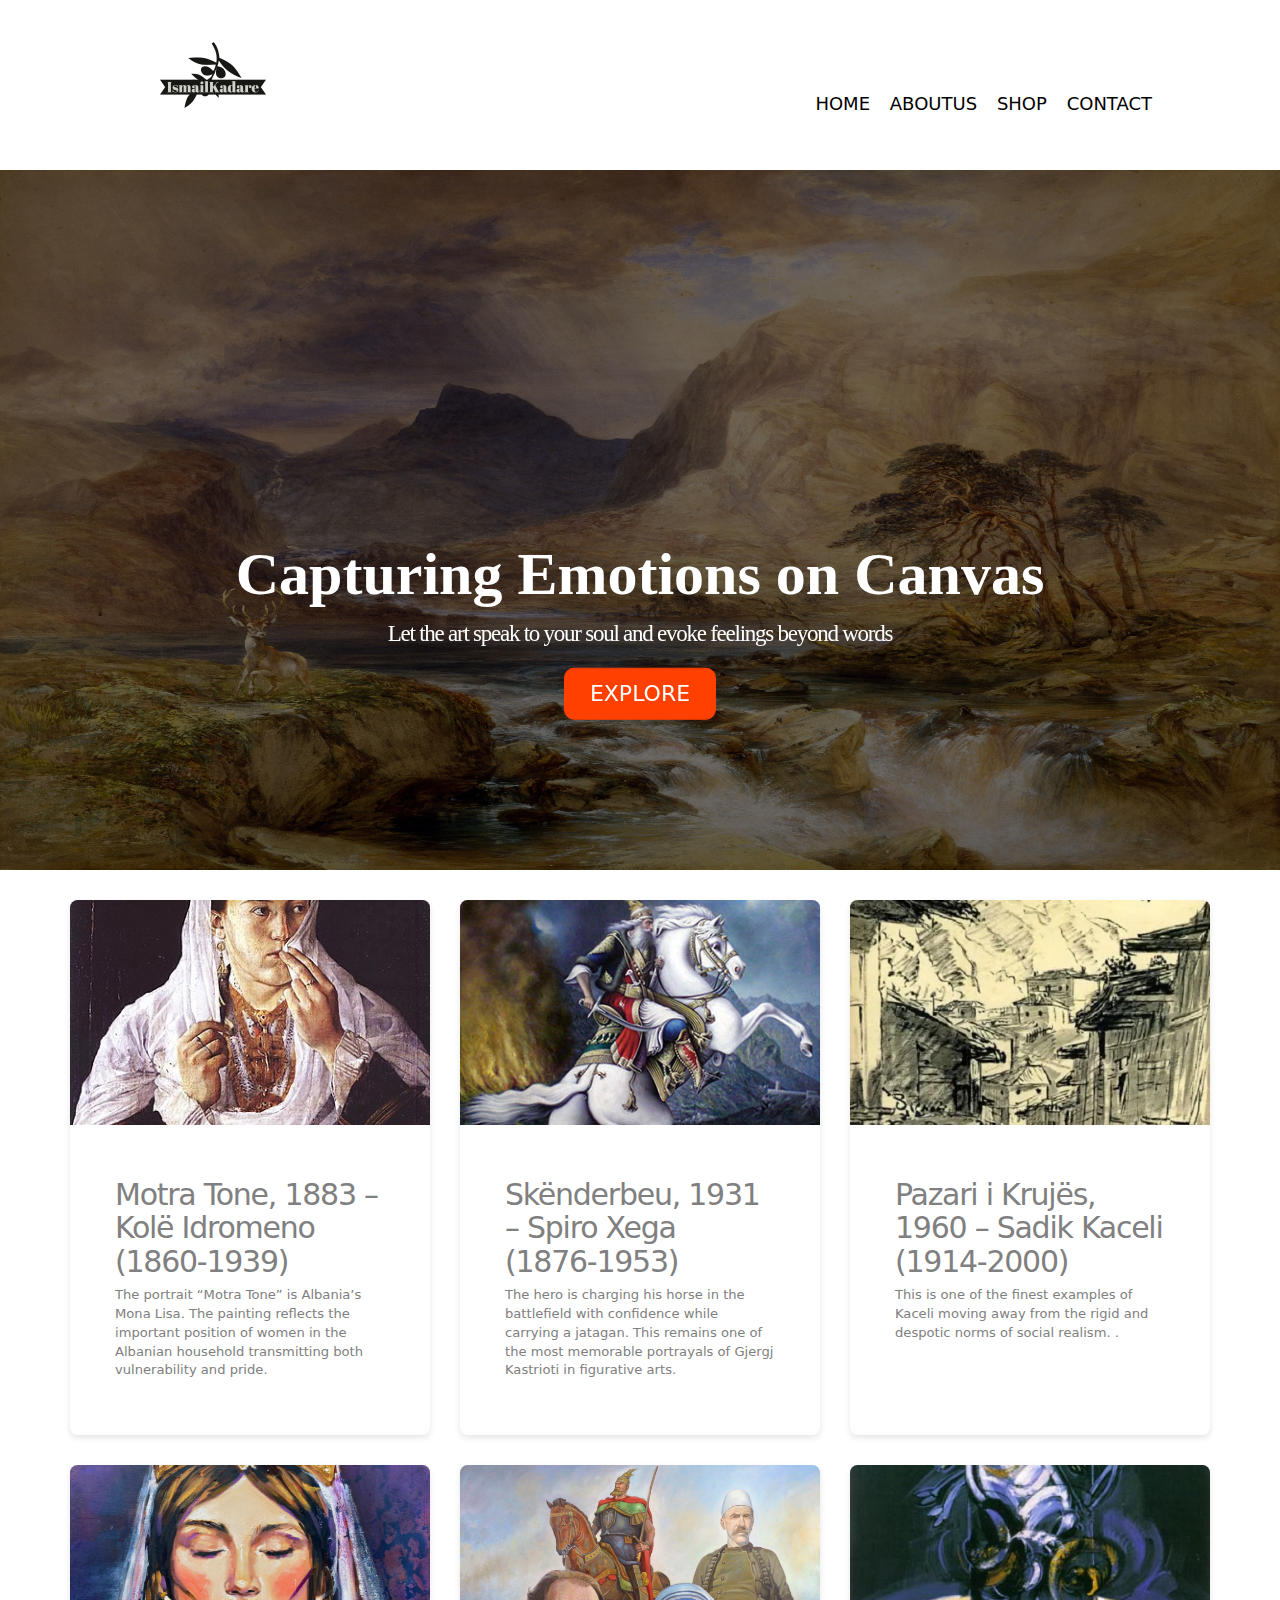
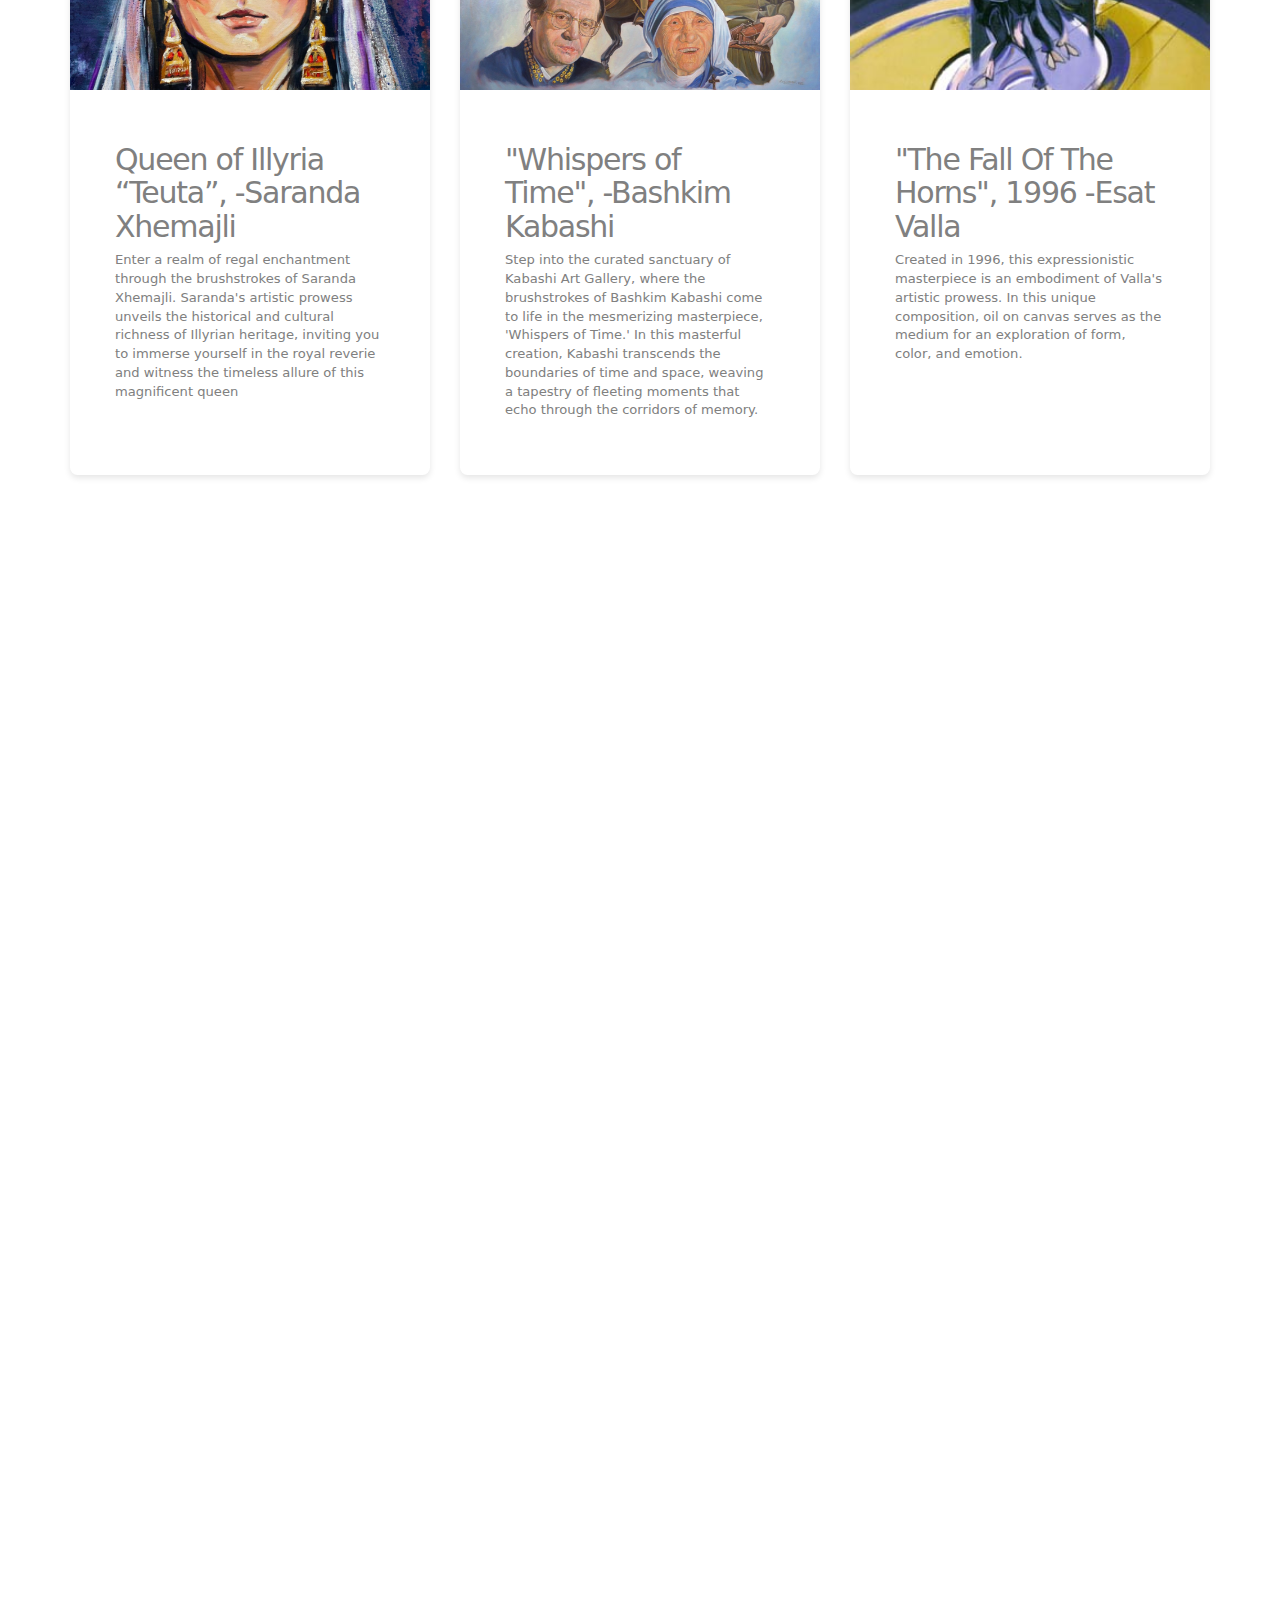
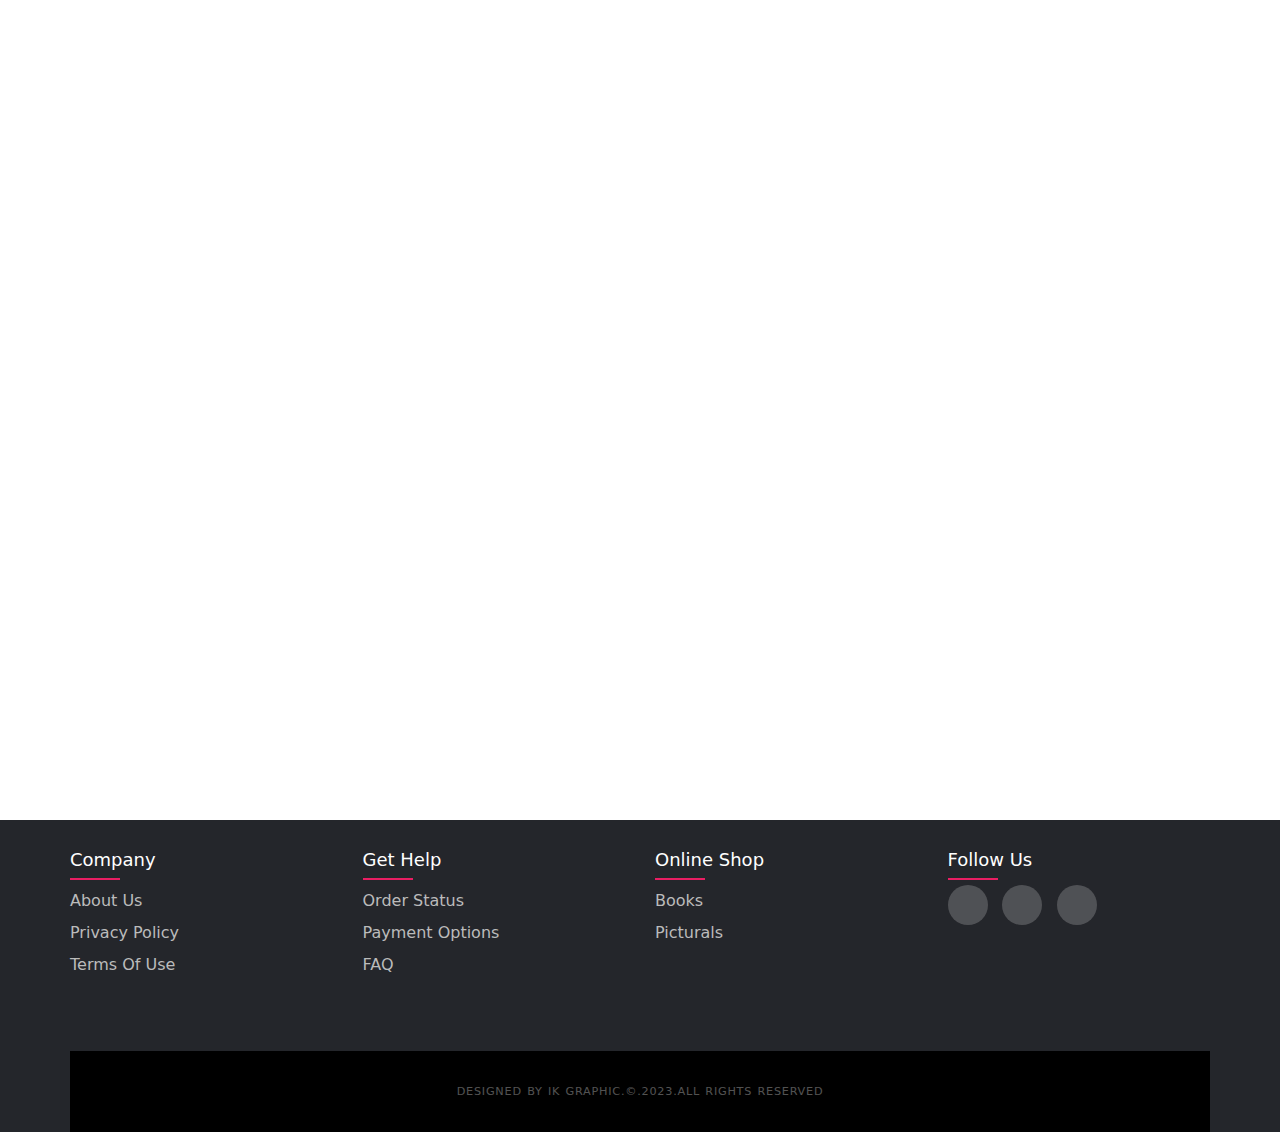
<file: canvas.html>
<!DOCTYPE html>
<html lang="en">

<head>
  <meta charset="UTF-8">
  <title>Ecommerce-IK</title>
  <link href='//fonts.googleapis.com/css?family=Signika+Negative:300,400,600' rel='stylesheet' type='text/css'>
  <meta name="viewport" content="width=device-width, initial-scale=1">
  <link rel='stylesheet' href='https://maxcdn.bootstrapcdn.com/bootstrap/3.3.6/css/bootstrap.min.css'>
  <link rel="stylesheet" href="./canvas.css">
</head>

<body>
  <div id="viewport" class="bkg-layer">
    <div id="content" class="bkg-content-holder">
      <div class="content-holder">

        <header class="header">
          <div class="header-container flex flex-space-between-center">

            <div class="header-logo">
              <img src="img/IsmailKadare-logos_transparent.png" alt="LogoIK" />
            </div>

            <div class="header-nav">
              <nav class="nav-links">
                <ul class="main-nav-list flex-space-between link-spacer">
                  <li><a href="index.html">HOME</a></li>
                  <li><a href="aboutUs.html">ABOUTUS</a></li>
                  <li><a href="shop.html">SHOP</a></li>
                  <li><a href="contactus.html">CONTACT</a></li>
                </ul>
              </nav>
            </div>
          </div>
        </header>

        <div id="myCarousel" class="carousel carousel-fade slide" data-ride="carousel" data-interval="3000">
          <div class="carousel-inner" role="listbox">
            <div class="item active background a"></div>
            <div class="item background b"></div>
            <div class="item background c"></div>
          </div>
        </div>

        <div class="covertext">
          <div class="col-lg-10" style="float:none; margin:0 auto;">
            <h1 class="title">Capturing Emotions on Canvas</h1>
            <h3 class="subtitle">Let the art speak to your soul and evoke feelings beyond words</h3>
          </div>
          <div class="col-xs-12 explore">
            <a href="#"><button type="button" class="btn btn-lg explorebtn">EXPLORE</button></a>
          </div>
        </div>

      </div>
    </div>
  </div>


  <div class="blog-posts">
  <section>
    <figure>
      <img src="img/Kole_Idromeno,_Motra_tone.jpg" alt="_Motra_tone">
    </figure>
    <article>
     
      <h3>Motra Tone, 1883 – Kolë Idromeno (1860-1939)</h3>
      <p>The portrait “Motra Tone” is Albania’s Mona Lisa.
        The painting reflects the important position of women in the Albanian household transmitting both vulnerability and pride.</p>
    </article>
  </section>
  
  <section>
    <figure>
      <img src="img/1.jpg" alt="Skenderbeu">
    </figure>
    <article>
    
      <h3>Skënderbeu, 1931 – Spiro Xega (1876-1953)</h3>
      <p>The hero is charging his horse in the battlefield with confidence while carrying a jatagan. 
        This remains one of the most memorable portrayals of Gjergj Kastrioti in figurative arts.</p>
    </article>
  </section>
  
  <section>
    <figure>
      <img src="img/paz.png" alt="Krujë">
    </figure>
    <article>
      
      <h3>Pazari i Krujës, 1960 – Sadik Kaceli (1914-2000)</h3>
      <p>This is one of the finest examples of Kaceli moving away from the rigid and despotic norms of social realism. .</p>
    </article>
  </section>
  
  <section>
    <figure>
      <img src="img/Queen-of-Illyria.jpg" alt="Teuta">
    </figure>
    <article>
     
      <h3>Queen of Illyria “Teuta”, -Saranda Xhemajli</h3>
      <p>Enter a realm of regal enchantment through the brushstrokes of Saranda Xhemajli.
        Saranda's artistic prowess unveils the historical and cultural richness of Illyrian heritage,
         inviting you to immerse yourself in the royal reverie and witness the timeless allure of this magnificent queen
      </p>
    </article>
  </section>
  
  <section>
    <figure>
      <img src="img/Kabashi.jpg" alt="Kabashi">
    </figure>
    <article>
    
      <h3>"Whispers of Time", -Bashkim Kabashi</h3>
      <p>Step into the curated sanctuary of Kabashi Art Gallery, where the brushstrokes of Bashkim Kabashi
         come to life in the mesmerizing masterpiece, 'Whispers of Time.' 
        In this masterful creation, Kabashi transcends the boundaries of time and space, 
        weaving a tapestry of fleeting moments that echo through the corridors of memory.</p>
    </article>
  </section>
  
  <section>
    <figure>
      <img src="img/Esat.jpg" alt="Free Stock Photo from pexels.com">
    </figure>
    <article>
      
      <h3>"The Fall Of The Horns", 1996 -Esat Valla</h3>
      <p> Created in 1996, this expressionistic masterpiece is an embodiment of Valla's artistic prowess.
         In this unique composition, oil on canvas serves as the medium for an exploration of form, color, and emotion. </p>
    </article>
  </section>
 
</div>












  <footer class="footer">
    <div class="container">
      <div class="row">
        <div class="footer-col">
          <h4>Company</h4>
          <ul>
            <li><a href="#">About Us</a></li>
            <li><a href="#">Privacy Policy</a></li>
            <li><a href="#">Terms of Use</a></li>
          </ul>
        </div>
        <div class="footer-col">
          <h4>Get help</h4>
          <ul>
            <li><a href="#">Order status</a></li>
            <li><a href="#">Payment Options</a></li>
            <li><a href="#">FAQ</a></li>
          </ul>
        </div>
        <div class="footer-col">
          <h4>Online shop</h4>
          <ul>
            <li><a href="#">Books</a></li>
            <li><a href="#">Picturals</a></li>
          </ul>
        </div>
        <div class="footer-col">
          <h4>Follow us</h4>
          <div class="social-links">
            <a href="https://www.facebook.com"><i class="fab fa-facebook-f"></i></a>
            <a href="https://twitter.com/?lang=en"><i class="fab fa-twitter"></i></a>
            <a href="https://www.instagram.com/"><i class="fab fa-instagram"></i></a>
          </div>
        </div>
      </div>
      <div class="footer-bottom">
        <p><span>Designed by IK Graphic.&copy;.2023.All Rights Reserved</span></p>
      </div>
    </div>
  </footer>

  <script src='https://cdnjs.cloudflare.com/ajax/libs/jquery/2.2.2/jquery.min.js'></script>
  <script src='https://maxcdn.bootstrapcdn.com/bootstrap/3.3.6/js/bootstrap.min.js'></script>
  <script src="./canvas.js"></script>
</body>

</html>
</file>
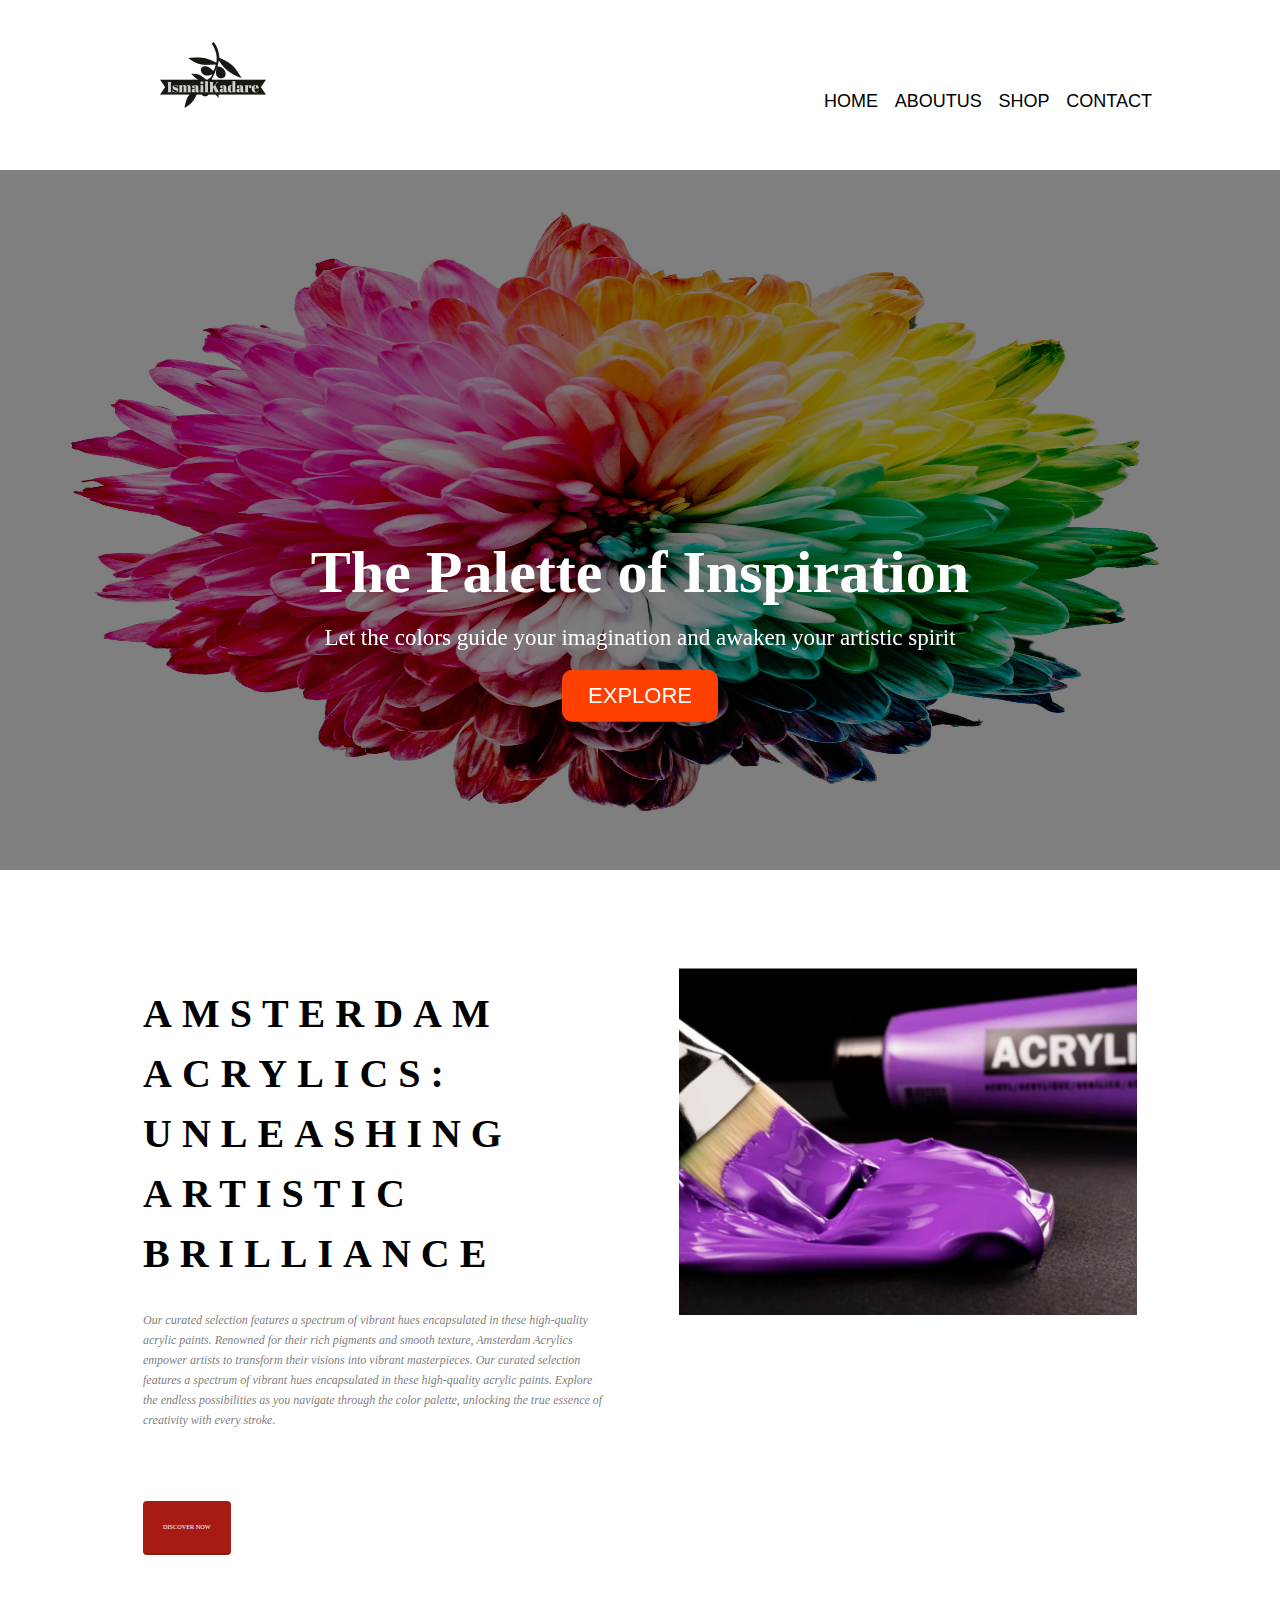
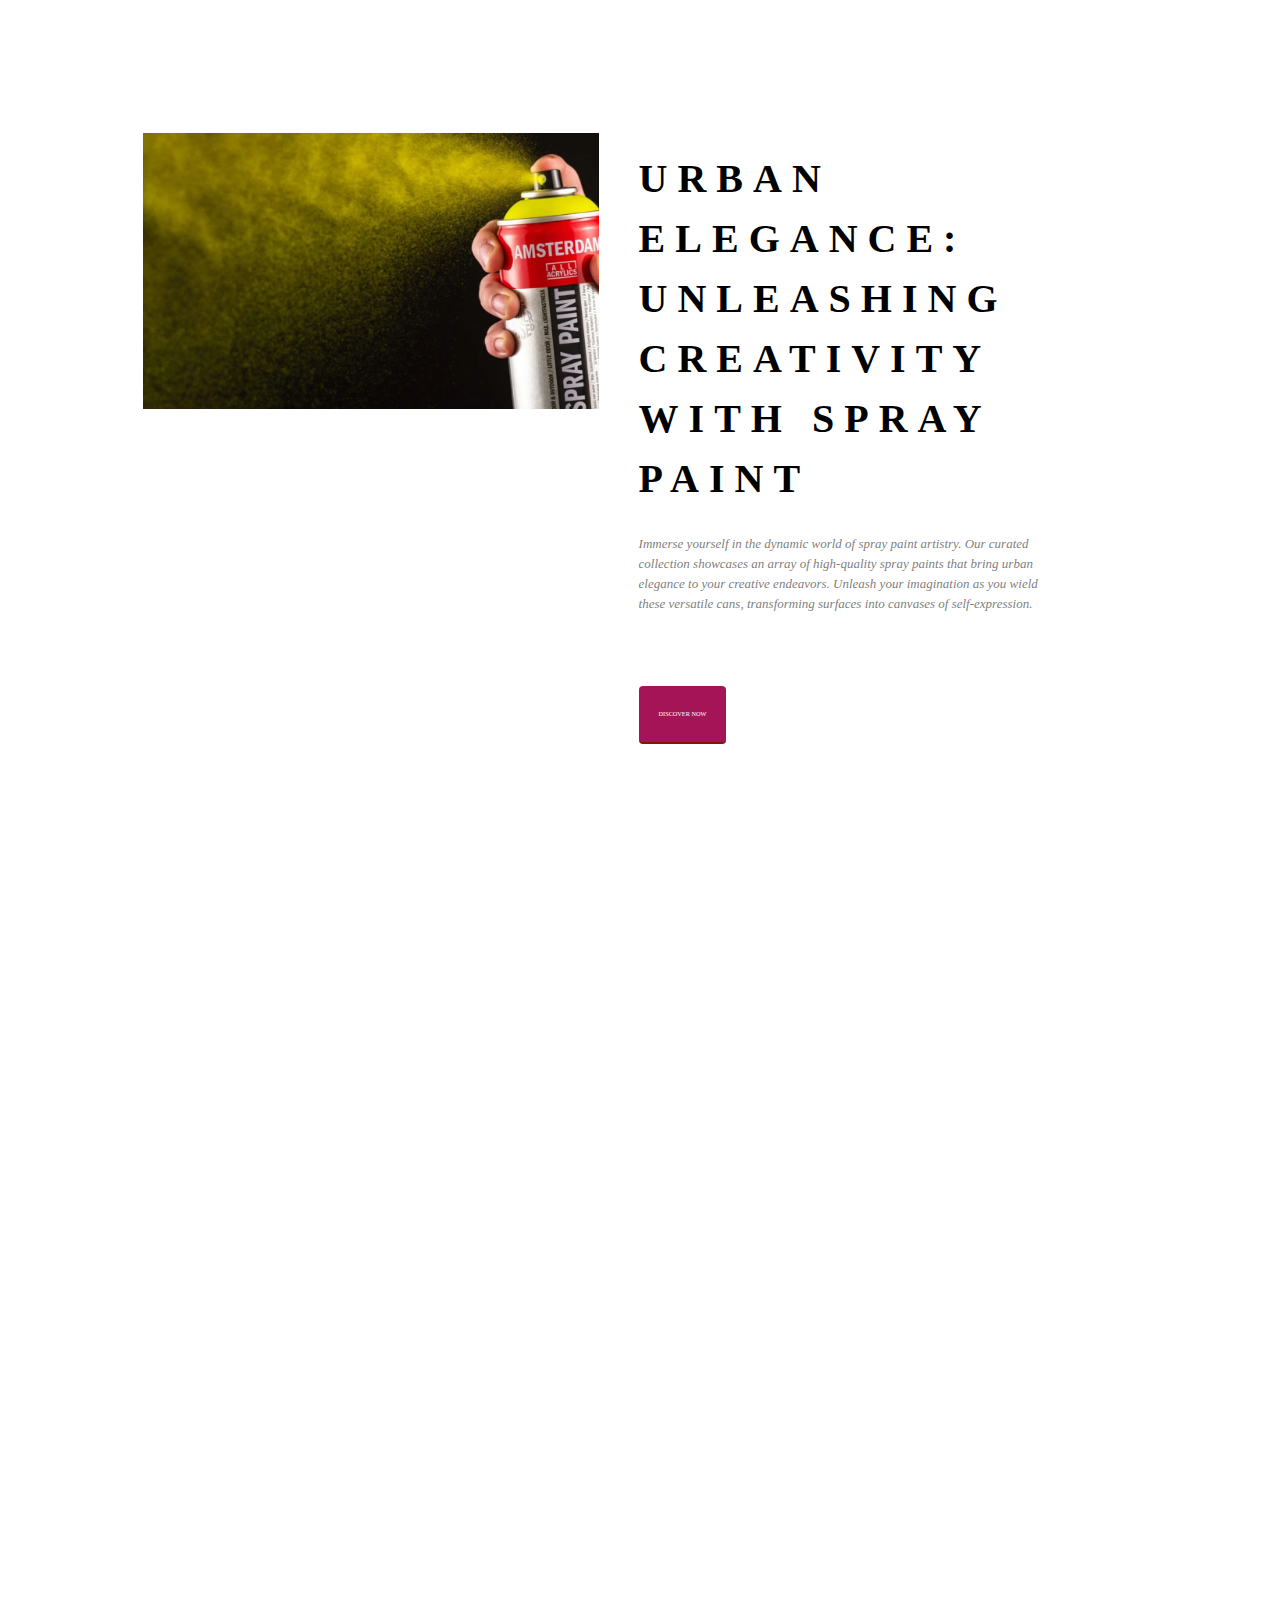
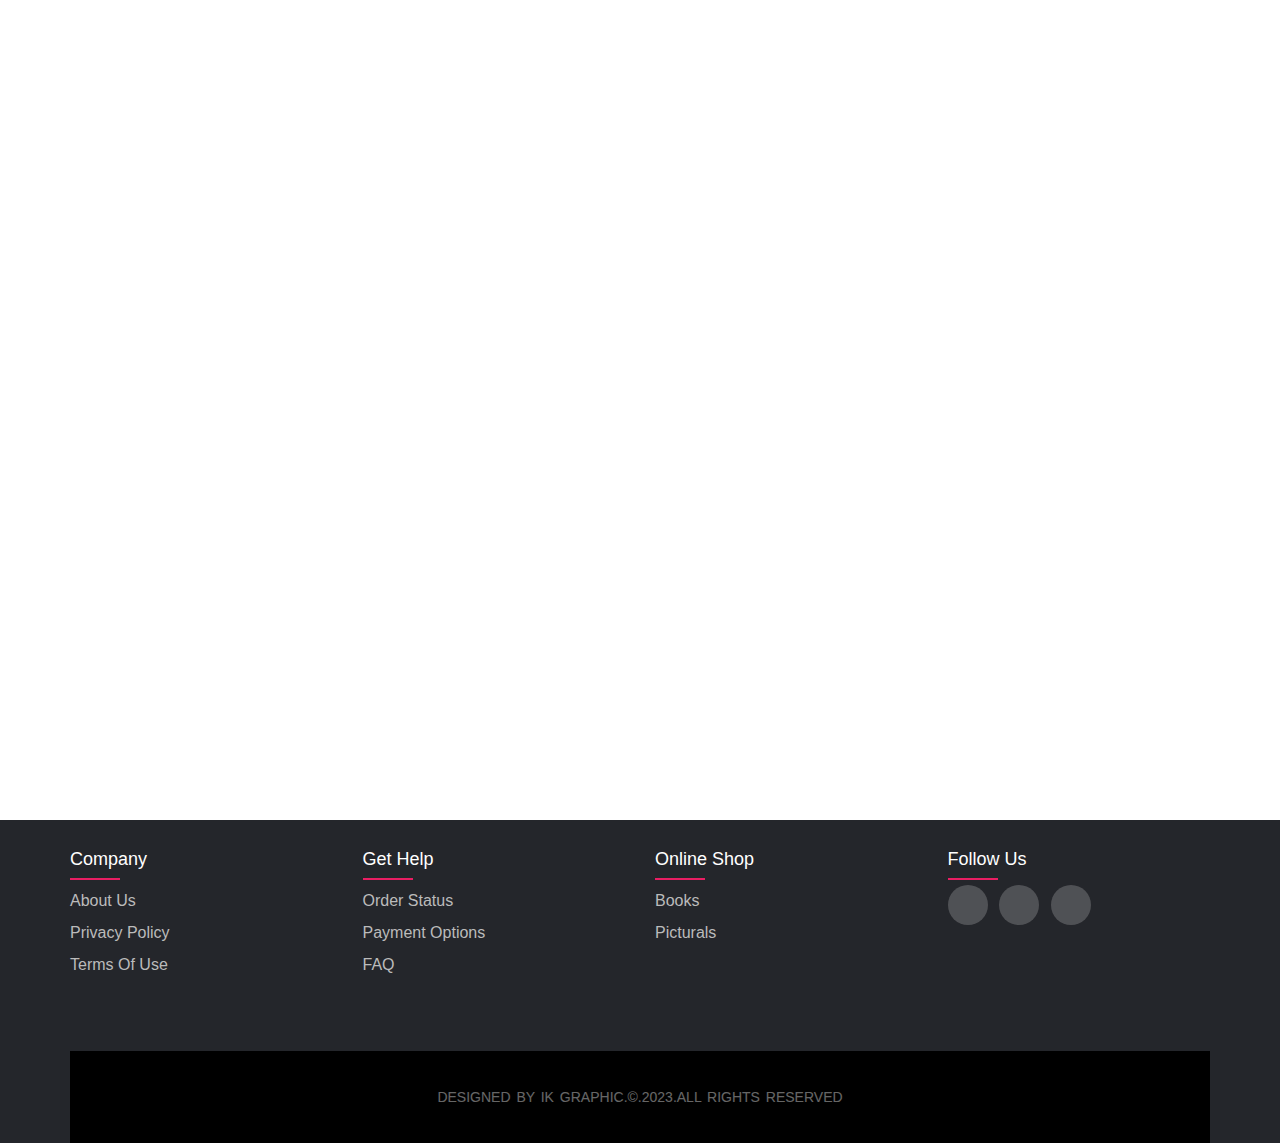
<file: colors.html>
<!DOCTYPE html>
<html lang="en">

<head>
  <meta charset="UTF-8">
  <title>Ecommerce-IK</title>
  <link href='//fonts.googleapis.com/css?family=Signika+Negative:300,400,600' rel='stylesheet' type='text/css'>
  <meta name="viewport" content="width=device-width, initial-scale=1">
  <link rel='stylesheet' href='https://maxcdn.bootstrapcdn.com/bootstrap/3.3.6/css/bootstrap.min.css'>
  <link rel="stylesheet" href="./colors.css">
</head>

<body>
  <div id="viewport" class="bkg-layer">
    <div id="content" class="bkg-content-holder">
      <div class="content-holder">

        <header class="header">
          <div class="header-container flex flex-space-between-center">

            <div class="header-logo">
              <img src="img/IsmailKadare-logos_transparent.png" alt="LogoIK" />
            </div>

            <div class="header-nav">
              <nav class="nav-links">
                <ul class="main-nav-list flex-space-between link-spacer">
                  <li><a href="index.html">HOME</a></li>
                  <li><a href="aboutUs.html">ABOUTUS</a></li>
                  <li><a href="shop.html">SHOP</a></li>
                  <li><a href="contactus.html">CONTACT</a></li>
                </ul>
              </nav>
            </div>
          </div>
        </header>

        <div id="myCarousel" class="carousel carousel-fade slide" data-ride="carousel" data-interval="3000">
          <div class="carousel-inner" role="listbox">
            <div class="item active background a"></div>
            <div class="item background b"></div>
            <div class="item background c"></div>
          </div>
        </div>

        <div class="covertext">
          <div class="col-lg-10" style="float:none; margin:0 auto;">
            <h1 class="title">The Palette of Inspiration</h1>
            <h3 class="subtitle">Let the colors guide your imagination and awaken your artistic spirit</h3>
          </div>
          <div class="col-xs-12 explore">
            <a href="#"><button type="button" class="btn btn-lg explorebtn">EXPLORE</button></a>
          </div>
        </div>

      </div>
    </div>
  </div>











  <section id="summer-collection">
    <div class="container">
        <div class="sc-content">
            <h1>Amsterdam Acrylics: Unleashing Artistic Brilliance</h1>
            <p class="description">Our curated selection features a spectrum of vibrant hues encapsulated in these high-quality acrylic paints. 
              Renowned for their rich pigments and smooth texture, Amsterdam Acrylics empower artists to transform their visions into vibrant masterpieces.
              Our curated selection features a spectrum of vibrant hues encapsulated in these high-quality acrylic paints. Explore the endless possibilities as you navigate through the color palette, unlocking the true essence of creativity with every stroke. </p>
            <a href="#" class="discover-button">discover now</a> </div>
        <div class="sc-media">
            <div class="sc-media-bg"> <img src="img/am.png" alt="sc-image" /> </div>
        </div>
    </div>
</section>





<section id="another-section">
    <div class="container">
        <div class="sc-media">
            <div class="sc-media-bg"> 
                <img src="img/ams.png" alt="sc-image" /> 
            </div>
        </div>
        <div class="sc-content">
            <h1>Urban Elegance: Unleashing Creativity with Spray Paint</h1>
            <p class="description">Immerse yourself in the dynamic world of spray paint artistry. 
              Our curated collection showcases an array of high-quality spray paints that bring urban elegance to your creative endeavors. 
              Unleash your imagination as you wield these versatile cans, transforming surfaces into canvases of self-expression. </p>
            <a href="#" class="discover-button">discover now</a> 
        </div>
    </div>
</section>









  <footer class="footer">
    <div class="container">
      <div class="row">
        <div class="footer-col">
          <h4>Company</h4>
          <ul>
            <li><a href="#">About Us</a></li>
            <li><a href="#">Privacy Policy</a></li>
            <li><a href="#">Terms of Use</a></li>
          </ul>
        </div>
        <div class="footer-col">
          <h4>Get help</h4>
          <ul>
            <li><a href="#">Order status</a></li>
            <li><a href="#">Payment Options</a></li>
            <li><a href="#">FAQ</a></li>
          </ul>
        </div>
        <div class="footer-col">
          <h4>Online shop</h4>
          <ul>
            <li><a href="#">Books</a></li>
            <li><a href="#">Picturals</a></li>
          </ul>
        </div>
        <div class="footer-col">
          <h4>Follow us</h4>
          <div class="social-links">
            <a href="https://www.facebook.com"><i class="fab fa-facebook-f"></i></a>
            <a href="https://twitter.com/?lang=en"><i class="fab fa-twitter"></i></a>
            <a href="https://www.instagram.com/"><i class="fab fa-instagram"></i></a>
          </div>
        </div>
      </div>
      <div class="footer-bottom">
        <p><span>Designed by IK Graphic.&copy;.2023.All Rights Reserved</span></p>
      </div>
    </div>
  </footer>

  <script src='https://cdnjs.cloudflare.com/ajax/libs/jquery/2.2.2/jquery.min.js'></script>
  <script src='https://maxcdn.bootstrapcdn.com/bootstrap/3.3.6/js/bootstrap.min.js'></script>
  <script src="./colors.js"></script>
</body>

</html>
</file>
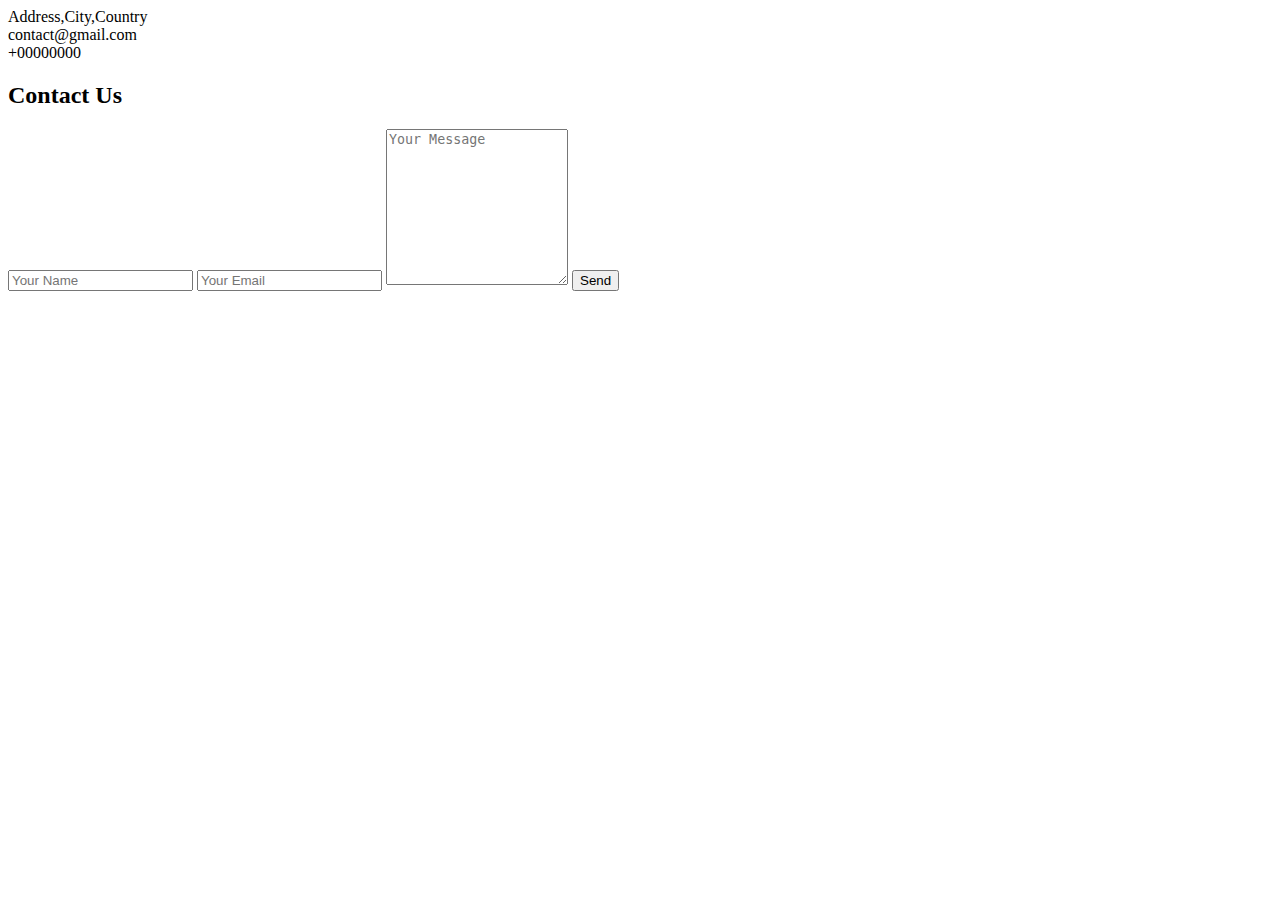
<file: contact.html>
<!DOCTYPE html>
<html>
<head>
<meta name="viewport" content="with-device-width,initial-scale=1.0">
<title>Contact</title>
</head>
<body>


<div class="contact-section">
    <div class="contact-info">
        <div><i class="fas fa-map-marker-alt"></i>Address,City,Country</div>
        <div><i class="fas fa-envelope"></i>contact@gmail.com</div>
        <div><i class="fas fa-phone"></i>+00000000</div>
    </div>
    <div class="contact-form">
        <h2>Contact Us</h2>
        <form class="contact" action="" method="post">
        <input type="text" name="name" class="text-box" placeholder="Your Name" required>
        <input type="email" name="email" class="text-box" placeholder="Your Email" required>
        <textarea name="message" rows="10" placeholder="Your Message" required></textarea>
        <input type="submit" name="submit" class="send-btn"value="Send">
        </form>
    </div>
</div>


</body>
</html>
</file>
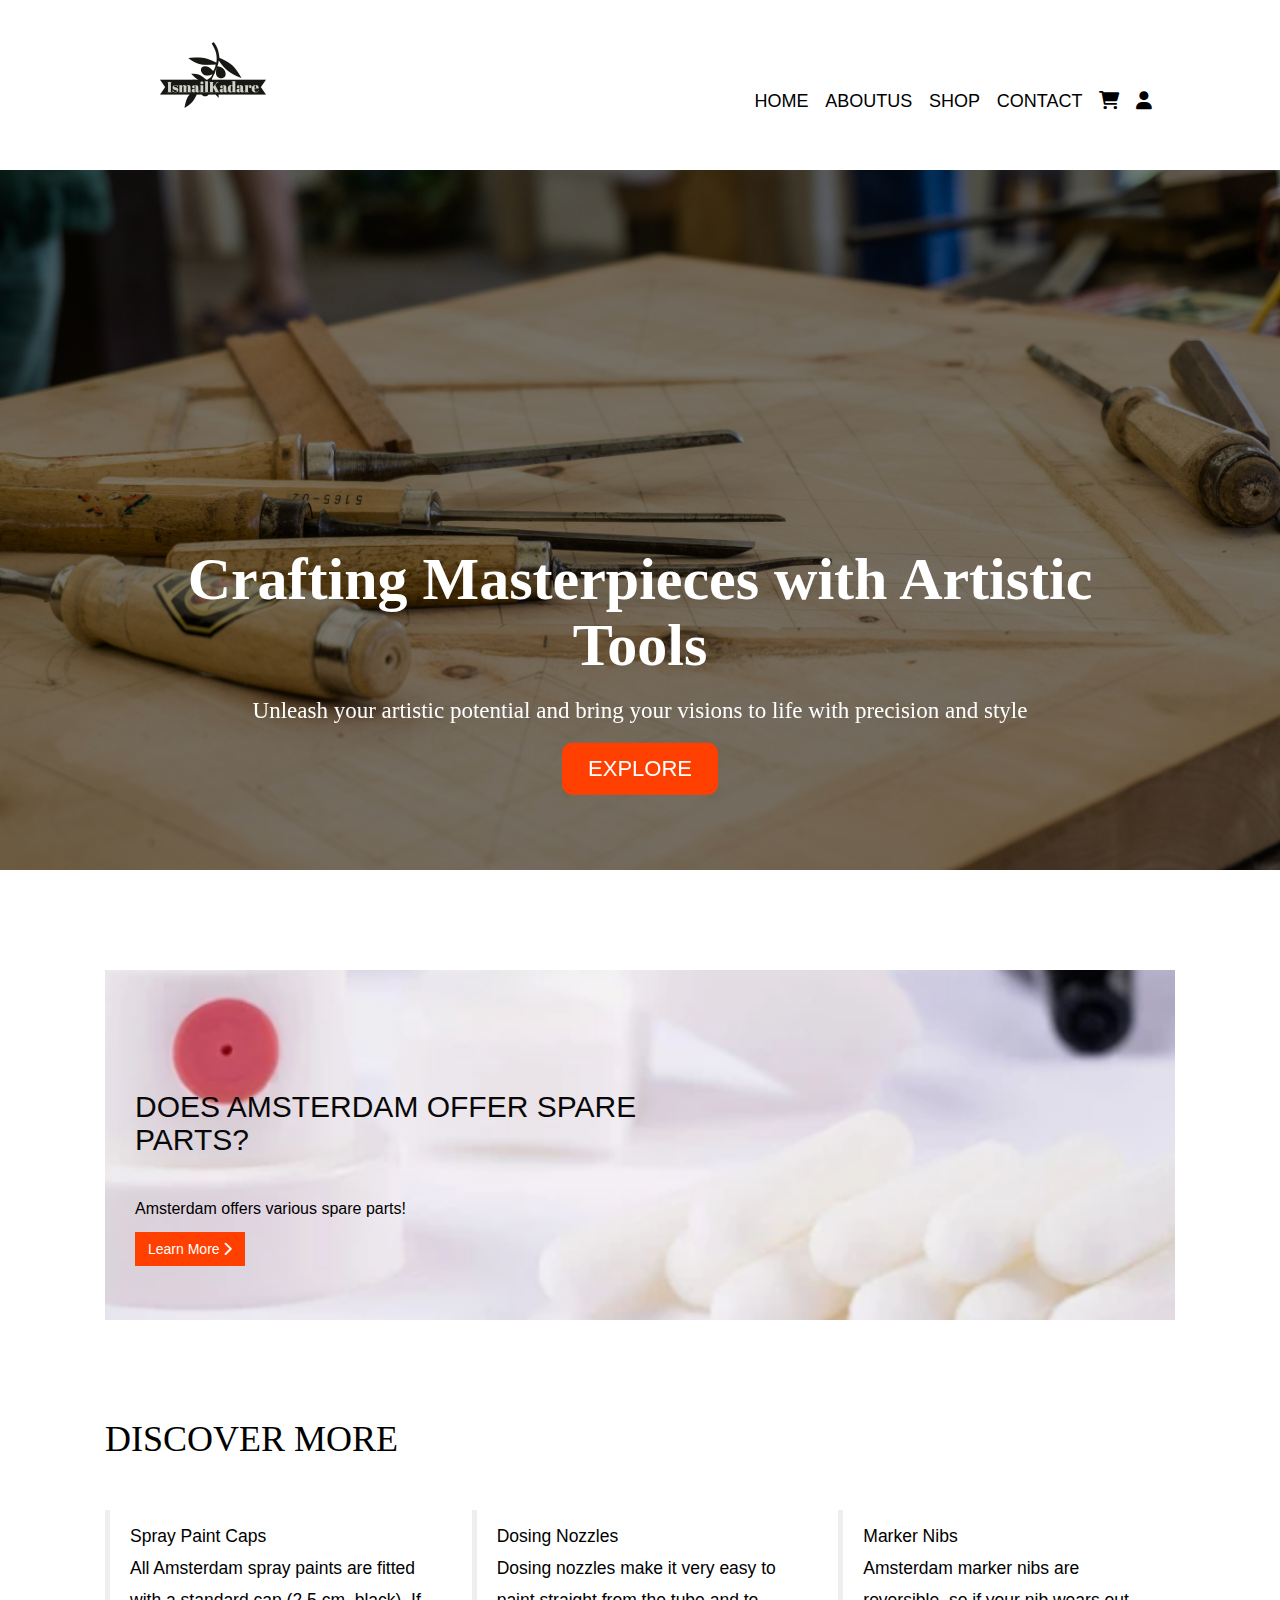
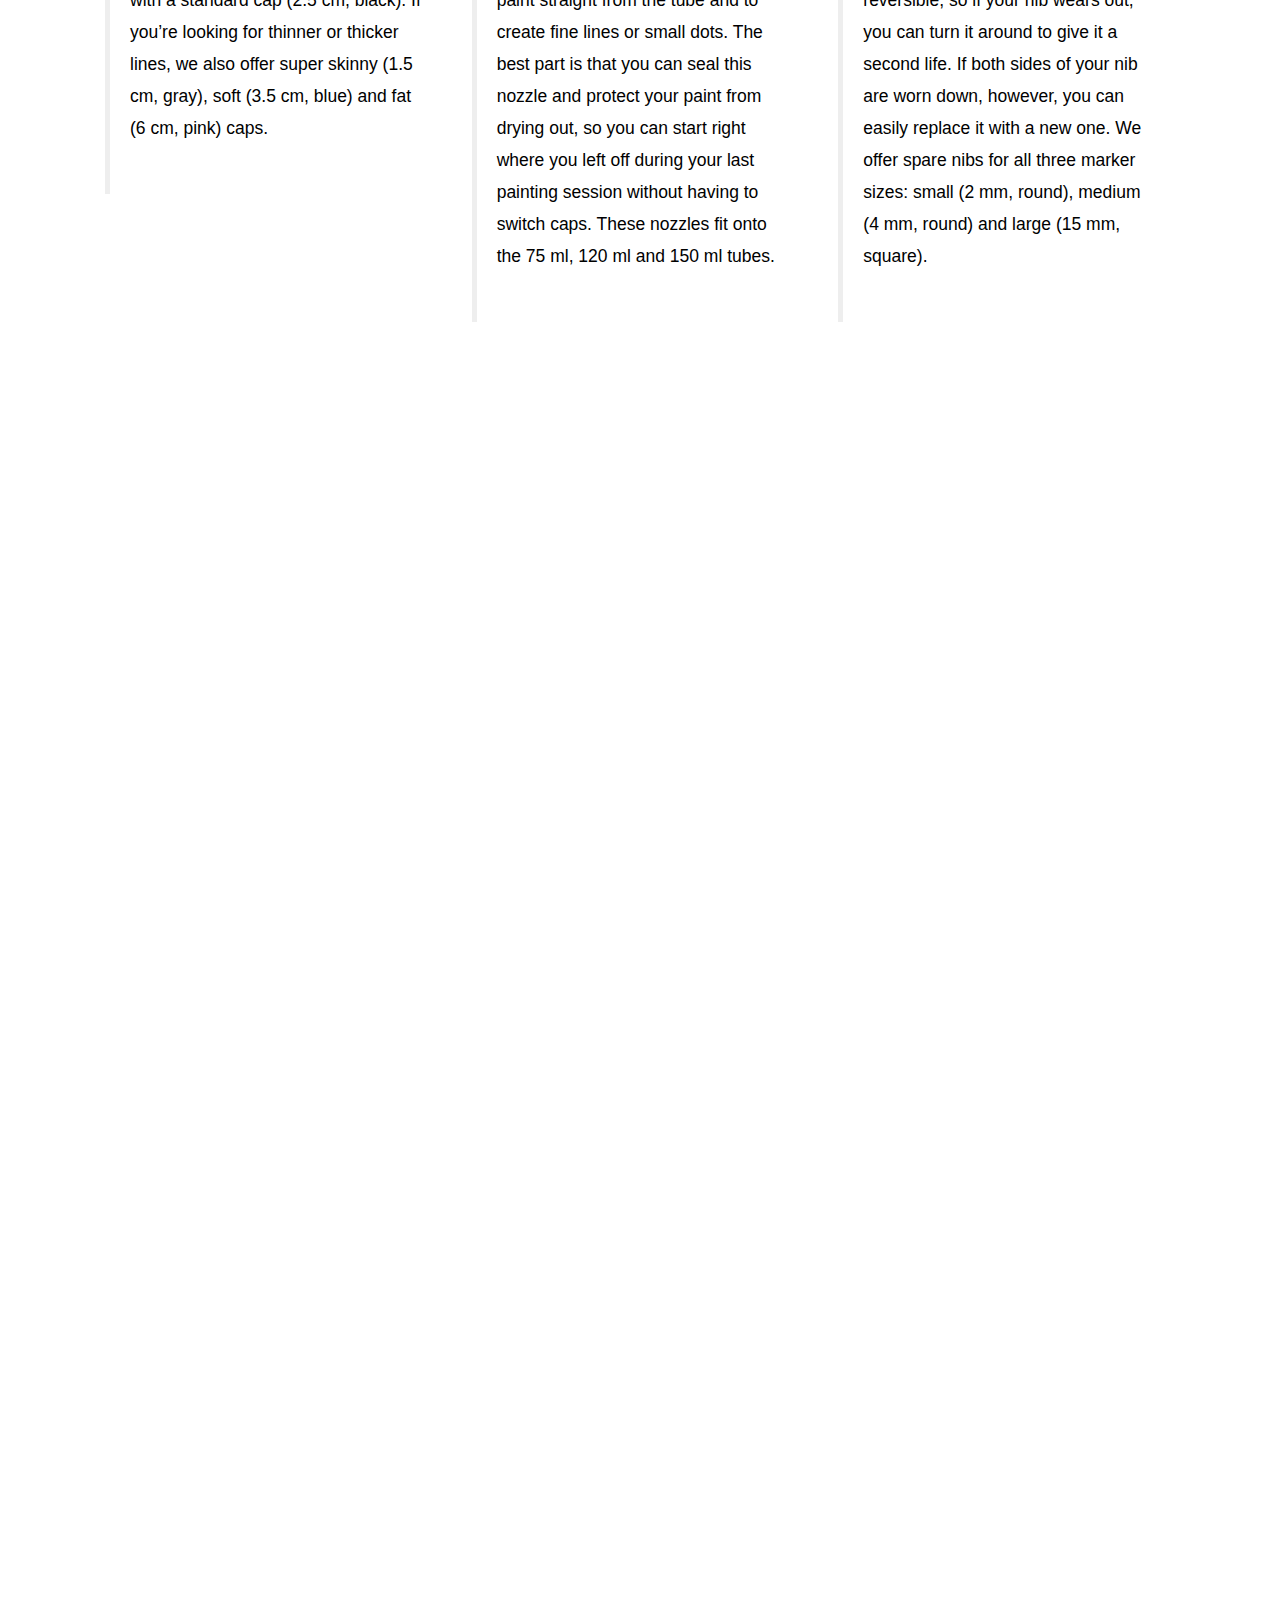
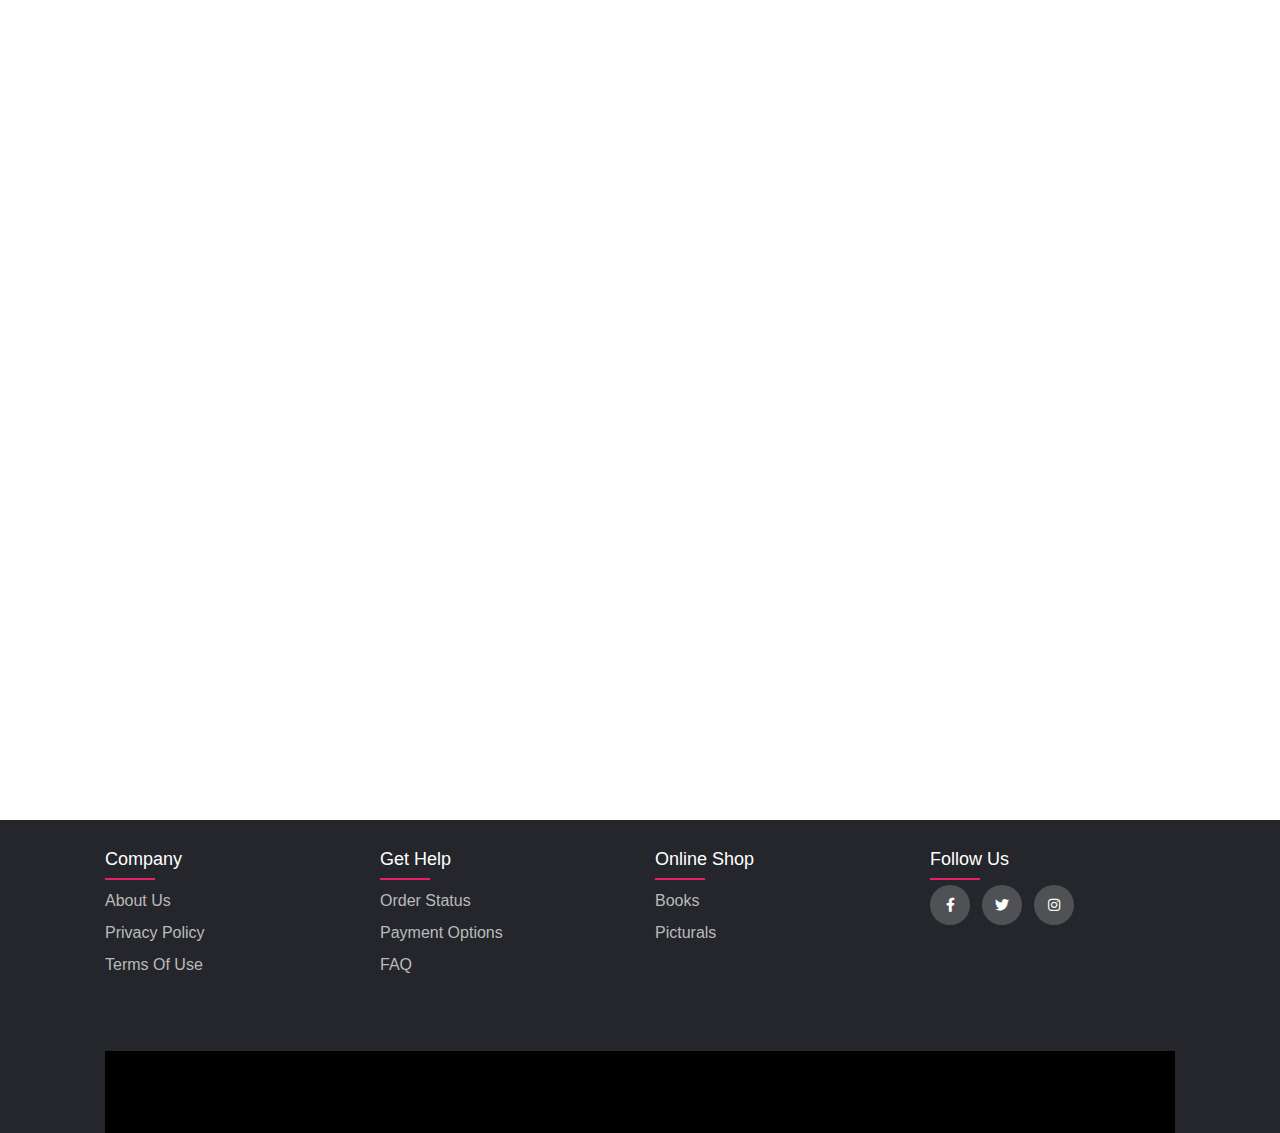
<file: tools.html>
<!DOCTYPE html>
<html lang="en">

<head>
  <meta charset="UTF-8">
  <title>Ecommerce-IK</title>
  <link href='//fonts.googleapis.com/css?family=Signika+Negative:300,400,600' rel='stylesheet' type='text/css'>
  <meta name="viewport" content="width=device-width, initial-scale=1">
  <link rel='stylesheet' href='https://maxcdn.bootstrapcdn.com/bootstrap/3.3.6/css/bootstrap.min.css'>
  <link href="https://fonts.googleapis.com/css2?family=Open+Sans:wght@400;600&display=swap" rel="stylesheet">
  <link rel="stylesheet" href="https://cdnjs.cloudflare.com/ajax/libs/font-awesome/6.0.0-beta3/css/all.min.css">
  <link rel="stylesheet" href="./tools.css">


  <style>
  
    html,
    body {
      font-size: 62.5%;
      height: 100%;
      margin: 0;
      padding: 0;
    }

    p {
      margin-bottom: 1rem;
      font-size: initial;
      line-height: 1.6;
      text-rendering: optimizeLegibility;
      color: #000;
      margin-top: 40px;
      font-family: 'Roboto', sans-serif;
    }


    h1{
      margin-top: 100px;
      font-family: 'Times New Roman', sans-serif;
    }
  </style>

</head>

<body>
  <div id="viewport" class="bkg-layer">
    <div id="content" class="bkg-content-holder">
      <div class="content-holder">

        <header class="header">
          <div class="header-container flex flex-space-between-center">

            <div class="header-logo">
              <img src="img/IsmailKadare-logos_transparent.png" alt="LogoIK" />
            </div>

            <div class="header-nav">
              <nav class="nav-links">
                <ul class="main-nav-list flex-space-between link-spacer">
                  <li><a href="index.html">HOME</a></li>
                  <li><a href="aboutUs.html">ABOUTUS</a></li>
                  <li><a href="shop.html">SHOP</a></li>
                  <li><a href="contactus.html">CONTACT</a></li>
                  <li><a href="shopping-cart.php"><i class="fas fa-shopping-cart"></i></a></li>
                  <li><a href="dashboard.php"><i class="fas fa-user"></i></a></li>
                </ul>
              </nav>
            </div>
          </div>
        </header>

        <div id="myCarousel" class="carousel carousel-fade slide" data-ride="carousel" data-interval="3000">
          <div class="carousel-inner" role="listbox">
            <div class="item active background a"></div>
            <div class="item background b"></div>
            <div class="item background c"></div>
          </div>
        </div>

        <div class="covertext">
          <div class="col-lg-10" style="float:none; margin:0 auto;">
            <h1 class="title">Crafting Masterpieces with Artistic Tools</h1>
            <h3 class="subtitle"> Unleash your artistic potential and bring your visions to life with precision and style</h3>
          </div>
          <div class="col-xs-12 explore">
            <a href="#"><button type="button" class="btn btn-lg explorebtn">EXPLORE</button></a>
          </div>
        </div>

      </div>
    </div>
  </div>



<div class="container">
 <section class="carbon dark">
    <div class="content">
      <h2>DOES AMSTERDAM OFFER SPARE PARTS?</h2>
      <p>Amsterdam offers various spare parts!</p>
        <a href="#" class="btn">
          Learn More <i class="fas fa-chevron-right"></i>
        </a>
    </div>
  </section>

  </div>



  <div class="container">
    <h1>DISCOVER MORE</h1>
    <div class="row">
      <div class="col-sm-4">
        <p><blockquote>Spray Paint Caps<br>
          All Amsterdam spray paints are fitted with a standard cap (2.5 cm, black). If you’re looking for thinner or thicker lines, we also offer super skinny (1.5 cm, gray), soft (3.5 cm, blue) and fat (6 cm, pink) caps.</p>
      </div>
      <div class="col-sm-4">
        <p><blockquote>Dosing Nozzles<br>
          Dosing nozzles make it very easy to paint straight from the tube and to create fine lines or small dots. The best part is that you can seal this nozzle and protect your paint from drying out, so you can start right where you left off during your last painting session without having to switch caps. These nozzles fit onto the 75 ml, 120 ml and 150 ml tubes.</p>
      </div>
      <div class="col-sm-4">
        <p><blockquote>Marker Nibs<br>
          Amsterdam marker nibs are reversible, so if your nib wears out, you can turn it around to give it a second life. If both sides of your nib are worn down, however, you can easily replace it with a new one. We offer spare nibs for all three marker sizes: small (2 mm, round), medium (4 mm, round) and large (15 mm, square).</p>
      </div>
    </div>
  </div>




  <footer class="footer">
    <div class="container">
      <div class="row">
        <div class="footer-col">
          <h4>Company</h4>
          <ul>
            <li><a href="#">About Us</a></li>
            <li><a href="#">Privacy Policy</a></li>
            <li><a href="#">Terms of Use</a></li>
          </ul>
        </div>
        <div class="footer-col">
          <h4>Get help</h4>
          <ul>
            <li><a href="#">Order status</a></li>
            <li><a href="#">Payment Options</a></li>
            <li><a href="#">FAQ</a></li>
          </ul>
        </div>
        <div class="footer-col">
          <h4>Online shop</h4>
          <ul>
            <li><a href="#">Books</a></li>
            <li><a href="#">Picturals</a></li>
          </ul>
        </div>
        <div class="footer-col">
          <h4>Follow us</h4>
          <div class="social-links">
            <a href="https://www.facebook.com"><i class="fab fa-facebook-f"></i></a>
            <a href="https://twitter.com/?lang=en"><i class="fab fa-twitter"></i></a>
            <a href="https://www.instagram.com/"><i class="fab fa-instagram"></i></a>
          </div>
        </div>
      </div>
      <div class="footer-bottom">
        <p><span>Designed by IK Graphic.&copy;.2023.All Rights Reserved</span></p>
      </div>
    </div>
  </footer>

  <script src='https://cdnjs.cloudflare.com/ajax/libs/jquery/2.2.2/jquery.min.js'></script>
  <script src='https://maxcdn.bootstrapcdn.com/bootstrap/3.3.6/js/bootstrap.min.js'></script>
  <script src="./books.js"></script>
</body>

</html>
</file>
<file: canvas.css>
html,
body {
  font-size: 62.5%;
  height: 100%;
  margin: 0;
  padding: 0;
}
  
* {
  margin: 0;
  padding: 0;
  box-sizing: border-box; 
}
body {
  font-family: "Raleway", sans-serif;
  line-height: 3.2rem;
  font-weight: 500;
  color: #000;
  background: #fff;
  overscroll-behavior: none;
  touch-action: pan-x;
  margin: 0;
  display: flex;
  flex-direction: column;
  min-height: 100vh;
  position: relative;
}
:root {
    /*--color-gray-90: hsl(0,0%,90%);*/
    --color-gray-80: hsl(0,0%,80%);
    --color-gray-50: hsl(0,0%,50%);
    --color-light: hsl(0,0%,100%);
    --font-size-initial: 15px;
    --size-initial: 1px;
  }
  
  body {
    background: var(--color-gray-90);
    color: var(--color-gray-50);
    font-family: BlinkMacSystemFont, -apple-system, system-ui, "Segoe UI", Roboto, "Helvetica Neue", Arial, sans-serif;
    font-size: var(--font-size-initial);
  }
  
  
html {
  height: 100%;
  box-sizing: border-box;
}

body {
  margin: 0;
  padding: 0;
  height: 100%;
  display: flex;
  flex-direction: column;
}

header,
main {
  flex: 1;
}

.page-wrapper {
  display: flex;
  flex-direction: column;
  min-height: 100vh;
}

.header-logo {
  padding: 1rem; 
}

.header-logo img {
  max-width: 150px;
  height: auto;
  /*margin-bottom: -100px;-po ska punu*/
  margin-top: -60px;
}


.header {
  background-color: #fff; 
  padding: 10px 0; 
  margin-top: 40px;
}

.header-container {
  width: 80%; 
  margin: 0 auto; 
  display: flex;
  flex-wrap: wrap;
  align-items: stretch;
  justify-content: space-between;
  align-items: baseline;
}



nav{
  display: flex;
  /*padding: 2% 6%;*/
  justify-content: space-between;
  align-items: center;
}

.nav-links {
  flex: 1;
  text-align: right;
}

.nav-links ul {
  list-style: none;
  padding: 0;
  margin: 0;
}

.nav-links ul li {
  display: inline-block;
  margin-right: 15px;
  position: relative;
}

.nav-links ul li:last-child {
  margin-right: 0;
}

.nav-links ul li a {
  color: #000000;
  text-decoration: none;
  font-size: 18px;
}

.nav-links ul li a:hover {
  color: #f44336;
}

.nav-links ul li::after {
  content: '';
  width: 0%;
  height: 2px;
  background: #f44336;
  display: block;
  margin: auto;
  transition: 0.8s;
}

.nav-links ul li:hover::after {
  width: 100%;
}

/*///////////////////////////////////////////////////*/


.carousel .background {
  background-position: center center;
  background-size: 100% 100%;
  background-repeat: no-repeat;
  height: 700px;
}

@media (max-width:991px) {
  .carousel .background {
    background-size: cover; 
  }
}

.carousel .background.a {
  background-image: linear-gradient( rgba(0, 0, 0, 0.5), rgba(0, 0, 0, 0.5)), url("img/pi1.jpg");
}

.carousel .background.b {
  background-image: linear-gradient( rgba(0, 0, 0, 0.5), rgba(0, 0, 0, 0.5)), url("img/pi2.jpg");
}

.carousel .background.c {
  background-image: linear-gradient( rgba(0, 0, 0, 0.5), rgba(0, 0, 0, 0.5)), url("img/pi3.jpg");
}

.carousel-fade .carousel-inner .item {
  opacity: 0;
  transition: opacity 0.5s; 
}

.carousel-fade .carousel-inner .active {
  opacity: 1;
}


@media all and (transform-3d),
(-webkit-transform-3d) {
  .carousel-fade .carousel-inner > .item.next,
  .carousel-fade .carousel-inner > .item.active.right {
    opacity: 0;
    -webkit-transform: translate3d(0, 0, 0);
    transform: translate3d(0, 0, 0);
  }
  .carousel-fade .carousel-inner > .item.prev,
  .carousel-fade .carousel-inner > .item.active.left {
    opacity: 0;
    -webkit-transform: translate3d(0, 0, 0);
    transform: translate3d(0, 0, 0);
  }
  .carousel-fade .carousel-inner > .item.next.left,
  .carousel-fade .carousel-inner > .item.prev.right,
  .carousel-fade .carousel-inner > .item.active {
    opacity: 1;
    -webkit-transform: translate3d(0, 0, 0);
    transform: translate3d(0, 0, 0);
  }
}


.covertext {
  position: absolute; 
  top: 70%; 
  left: 0px;
  right: 0px; 
  transform: translateY(-50%);
}

.title {
  font-family: 'Times New Roman', sans-serif;
  font-weight: 600;
  font-size: 60px;
  color: #ffffff;
  text-align: center;
}

.subtitle {
  font-family: Verdana;
  font-size: 23px;
  color: #ffffff;
  text-align: center;
}

.explore {
  text-align: center;
  margin-top: 10px;
}

.explore .btn-lg,
.explore .btn-lg:hover {
  border-radius: 10px;
  padding: 10px 25px;
  font-size: 22px;
  background-image: none;
  background-color: #FF4000;
  border-color: #FF4000;
  color: #ffffff;
}

.btn,
.btn:hover {
  border-radius: 0px;
  background-image: none;
  background-color: #FF4000;
  border-color: #FF4000;
  color: #ffffff;
  margin-bottom: 20px;
  box-shadow: none;
  outline: none;
}

.btn:focus,
.btn:active:focus,
.btn.active:focus,
.btn.focus,
.btn:active.focus,
.btn.active.focus {
  color: #ffffff;
  outline: none;
}


  /*-----------------------------*/


 .blog-posts {
    display: grid;
    grid-template-columns: repeat(auto-fit, minmax(calc(var(--font-size-initial) * 18), 1fr));
    gap: calc(var(--font-size-initial) * 2);
    margin: auto;
    max-width: calc(var(--font-size-initial) * 80);
    padding: calc(var(--font-size-initial) * 2);
  }
  
  section {
    background: var(--color-light);
    border-radius: calc(var(--font-size-initial) * .5);
    box-shadow: 0 calc(var(--size-initial) * 3) calc(var(--size-initial) * 6) hsla(0,0%,0%,.1);
    overflow: hidden;
  }
  
  
  article{
    padding: calc(var(--font-size-initial) * 3);
  }
  
  figure{
    height: calc(var(--font-size-initial) * 15);
  }

  img{
    height: 100%;
    object-fit: cover;
    width: 100%;
  }

  h3{
    font-size: calc(var(--font-size-initial) * 2);
    letter-spacing: calc(var(--size-initial) * -1.25);
    line-height: calc(var(--font-size-initial) * 2.25);
    margin: calc(var(--font-size-initial) * .5) 0;
  }
  
  p{
    font-size: calc(var(--font-size-initial) * .875);
    line-height: calc(var(--font-size-initial) * 1.25);
  }
  
  span{
    color: var(--color-gray-80);
    font-size: calc(var(--font-size-initial) * .75);
    letter-spacing: calc(var(--size-initial) * .75);
    text-transform: uppercase;
    word-spacing: var(--size-initial);
  }


  /*-------------------------------*/








/*---------------------------------------------------------------------------------------------------------------*/



.footer {
  background-color: #24262b;
  padding: 20px 0;
  position: absolute;
  right: 0;
  width: 100%;
  display: flex;
  justify-content: space-between; 
  flex-wrap: wrap;
  margin-top: 4020px;
 
  flex-shrink: 0;
  color: #ffffff;
  text-align: center;
}

.footer-col {
  width: 25%;
  padding: 0 15px;
  box-sizing: border-box;
  text-align: left; 
  float: inline-start;
}

.footer-col h4 {
  font-size: 18px;
  color: #ffffff;
  text-transform: capitalize;
  margin-bottom: 15px; 
  font-weight: 500;
  position: relative;
}

.footer-col h4::before {
  content: '';
  position: absolute;
  left: auto;
  bottom: -10px;
  background-color: #e91e63;
  height: 2px;
  box-sizing: border-box;
  width: 50px;
}

.footer-col ul {
  list-style: none;
  padding: 0;
  margin: 0;
}

.footer-col ul li::not(:last-child) {
  margin-bottom: 8px; 
}

.footer-col ul li a {
  font-size: 16px;
  text-transform: capitalize;
  color: #ffffff;
  text-decoration: none;
  font-weight: 300;
  color: #bbbbbb;
  display: block;
  transition: all 0.3s ease;
}

.footer-col ul li a:hover {
  color: #ffffff;
  padding-left: 8px;
}

.footer-col .social-links a {
  display: inline-block;
  height: 40px;
  width: 40px;
  background-color: rgba(255,255,255,0.2);
  margin: 0 10px 10px 0;
  text-align: center;
  line-height: 40px;
  border-radius: 50%;
  color: #ffffff;
  font-size: 14px;
  transition: all 0.5s ease;
}

.footer-col .social-links a:hover {
  color: #24262b;
  background-color: #ffffff;
}

.footer-bottom {
  position: relative;
  background: #000;
  width: 100%;
  padding: 30px 0;
  text-align: center; 
  left: 0;
  z-index: 9999;
  flex-shrink: 0;
  margin-top: 70px;
  margin-bottom: -20px;
}

.footer-bottom p {
  font-size: 14px;
  word-spacing: 2px;
  text-transform: capitalize;
  margin: 0;
}

.footer-bottom span {
  text-transform: uppercase;
  opacity: .4;
  font-weight: 200;
}
</file>
<file: colors.css>
html,
body {
  font-size: 62.5%;
  height: 100%;
  margin: 0;
  padding: 0;
}
  
* {
  margin: 0;
  padding: 0;
  box-sizing: border-box; 
}
body {
  font-family: "Raleway", sans-serif;
  line-height: 3.2rem;
  font-weight: 500;
  color: #000;
  background: #fff;
  overscroll-behavior: none;
  touch-action: pan-x;
  margin: 0;
  display: flex;
  flex-direction: column;
  min-height: 100vh;
  position: relative;
}

html {
  height: 100%;
  box-sizing: border-box;
}

body {
  margin: 0;
  padding: 0;
  height: 100%;
  display: flex;
  flex-direction: column;
}

header,
main {
  flex: 1;
}

.page-wrapper {
  display: flex;
  flex-direction: column;
  min-height: 100vh;
}

.header-logo {
  padding: 1rem; 
}

.header-logo img {
  max-width: 150px;
  height: auto;
  /*margin-bottom: -100px;-po ska punu*/
  margin-top: -60px;
}


.header {
  background-color: #fff; 
  padding: 10px 0; 
  margin-top: 40px;
}

.header-container {
  width: 80%; 
  margin: 0 auto; 
  display: flex;
  flex-wrap: wrap;
  align-items: stretch;
  justify-content: space-between;
  align-items: baseline;
}



nav{
  display: flex;
  /*padding: 2% 6%;*/
  justify-content: space-between;
  align-items: center;
}

.nav-links {
  flex: 1;
  text-align: right;
}

.nav-links ul {
  list-style: none;
  padding: 0;
  margin: 0;
}

.nav-links ul li {
  display: inline-block;
  margin-right: 15px;
  position: relative;
}

.nav-links ul li:last-child {
  margin-right: 0;
}

.nav-links ul li a {
  color: #000000;
  text-decoration: none;
  font-size: 18px;
}

.nav-links ul li a:hover {
  color: #f44336;
}

.nav-links ul li::after {
  content: '';
  width: 0%;
  height: 2px;
  background: #f44336;
  display: block;
  margin: auto;
  transition: 0.8s;
}

.nav-links ul li:hover::after {
  width: 100%;
}

/*///////////////////////////////////////////////////*/


.carousel .background {
  background-position: center center;
  background-size: 100% 100%;
  background-repeat: no-repeat;
  height: 700px;
}

@media (max-width:991px) {
  .carousel .background {
    background-size: cover; 
  }
}

.carousel .background.a {
  background-image: linear-gradient( rgba(0, 0, 0, 0.5), rgba(0, 0, 0, 0.5)), url("img/co11.jpg");
}

.carousel .background.b {
  background-image: linear-gradient( rgba(0, 0, 0, 0.5), rgba(0, 0, 0, 0.5)), url("img/co1.jpg");
}

.carousel .background.c {
  background-image: linear-gradient( rgba(0, 0, 0, 0.5), rgba(0, 0, 0, 0.5)), url("img/co2.jpg");
}

.carousel-fade .carousel-inner .item {
  opacity: 0;
  transition: opacity 0.5s; 
}

.carousel-fade .carousel-inner .active {
  opacity: 1;
}


@media all and (transform-3d),
(-webkit-transform-3d) {
  .carousel-fade .carousel-inner > .item.next,
  .carousel-fade .carousel-inner > .item.active.right {
    opacity: 0;
    -webkit-transform: translate3d(0, 0, 0);
    transform: translate3d(0, 0, 0);
  }
  .carousel-fade .carousel-inner > .item.prev,
  .carousel-fade .carousel-inner > .item.active.left {
    opacity: 0;
    -webkit-transform: translate3d(0, 0, 0);
    transform: translate3d(0, 0, 0);
  }
  .carousel-fade .carousel-inner > .item.next.left,
  .carousel-fade .carousel-inner > .item.prev.right,
  .carousel-fade .carousel-inner > .item.active {
    opacity: 1;
    -webkit-transform: translate3d(0, 0, 0);
    transform: translate3d(0, 0, 0);
  }
}


.covertext {
  position: absolute; 
  top: 70%;  
  left: 0px; 
  right: 0px; 
  transform: translateY(-50%);
}

.title {
  font-family: 'Times New Roman', sans-serif;
  font-weight: 600;
  font-size: 60px;
  color: #ffffff;
  text-align: center;
}

.subtitle {
  font-family: Verdana;
  font-size: 23px;
  color: #ffffff;
  text-align: center;
}

.explore {
  text-align: center;
  margin-top: 10px;
}

.explore .btn-lg,
.explore .btn-lg:hover {
  border-radius: 10px;
  padding: 10px 25px;
  font-size: 22px;
  background-image: none;
  background-color: #FF4000;
  border-color: #FF4000;
  color: #ffffff;
}

.btn,
.btn:hover {
  border-radius: 0px;
  background-image: none;
  background-color: #FF4000;
  border-color: #FF4000;
  color: #ffffff;
  margin-bottom: 20px;
  box-shadow: none;
  outline: none;
}

.btn:focus,
.btn:active:focus,
.btn.active:focus,
.btn.focus,
.btn:active.focus,
.btn.active.focus {
  color: #ffffff;
  outline: none;
}






/*///////////////////////////////////////////////*/
#summer-collection {
	width: 100%;
	display: block;
	margin: 6rem 0rem;
}

#summer-collection .container {
	margin: 0 auto;
	width: 80%;
	background-color: #ffffff;
	display: flex;
}

#summer-collection .container .sc-content {
	width: 60%;
	padding-top: 3.4rem;
	padding-right: 3rem;
	padding-bottom: 2rem;
}

#summer-collection .container .sc-content h1 {
	
  font-family: 'Times New Roman', sans-serif;
	color: #000000;
	font-size: 4rem;
	font-weight: 800;
	letter-spacing: 1rem;
	line-height: 6rem;
	text-transform: uppercase;
	margin-bottom: 2vw;
}


#summer-collection .container .sc-content a.discover-button {
    display: inline-block;
    padding: 10px 20px;
    margin-top: 20px;
    background-color: #a61b14;
    color: #ffffff;
    text-decoration: none;
    font-family: "Franklin Gothic Medium";
    font-weight: 400;
    text-transform: uppercase;
    border-radius: 4px;
    transition: background-color 0.3s ease;
}

#summer-collection .container .sc-content a.discover-button:hover {
    background-color: rgb(121, 26, 5);
}

#summer-collection .container .sc-content p.description {
	font-family: Cambria;
	color: rgba(89, 89, 89, 0.8);
	font-size: 1.2rem;
	font-style: italic;
	line-height: 2rem;
	margin-bottom: 4vw;
	padding-right: 4rem;
}

#summer-collection .container .sc-content a {
	border-bottom: 2px solid #872008;
	text-decoration: none;
	font-family: "Franklin Gothic Medium";
	color: #000000;
	font-weight: 400;
	text-transform: uppercase;
}

#summer-collection .container .sc-media {
	width: 40vw;
}

#summer-collection .container .sc-media .sc-media-bg {
	width: 100%;
	height: auto;
	padding-top: 3vw;
}

#summer-collection .container .sc-media .sc-media-bg img {
	width: 100%;
	height: auto;
}

@media only screen and (max-width: 1024px) {
	#summer-collection {
		width: 100vw;
		display: block;
		margin-top: 0rem;
	}
	#summer-collection .container {
		display: flex;
		flex-direction: column;
	}
	#summer-collection .container .sc-content {
		width: 80vw;
		padding: 8rem 2rem 2rem;
	}
	#summer-collection .container .sc-media {
		width: 80vw;
	}
	#summer-collection .container .sc-content h1 {
		font-size: 5.6vw;
		letter-spacing: 1rem;
		line-height: 4rem;
	}
}

@media only screen and (max-width: 768px) {
	#summer-collection .container .sc-content h1 {
		font-size: 5.6vw;
		letter-spacing: 0.6rem;
		line-height: 2.4rem;
		margin-bottom: 1rem;
	}
}

@media only screen and (max-width: 480px) {
	#summer-collection .container .sc-content p.description {
		font-size: 1rem;
		line-height: 1.8rem;
		margin-bottom: 4vw;
		padding-right: 1.2rem;
		text-align: justify;
		margin-bottom: 2rem;
	}
}

/*///////////////////////////////////////////////////////////*/



#another-section {
    width: 100%;
    display: block;
    margin: 6rem 0rem;
}

#another-section .container {
    margin: 0 auto;
    width: 80%;
    background-color: #ffffff;
    display: flex;
}

#another-section .container .sc-media {
    width: 40vw;
}

#another-section .container .sc-media .sc-media-bg {
    width: 100%;
    height: auto;
    padding-top: 3vw;
}

#another-section .container .sc-media .sc-media-bg img {
    width: 100%;
    height: auto;
}

#another-section .container .sc-content {
    width: 60%;
    padding-top: 3.4rem;
    padding-right: 3rem;
    padding-bottom: 2rem;
    padding-left: 40px;
}

#another-section .container .sc-content h1 {
  font-family: 'Times New Roman', sans-serif;
    color: #000000;
    font-size: 4rem;
    font-weight: 800;
    letter-spacing: 1rem;
    line-height: 6rem;
    text-transform: uppercase;
    margin-bottom: 2vw;
}

#another-section .container .sc-content p.description {
    font-family: Cambria;
    color: rgba(89, 89, 89, 0.8);
    font-size: 1.3rem;
    font-style: italic;
    line-height: 2rem;
    margin-bottom: 4vw;
    padding-right: 4rem;
}

#another-section .container .sc-content a {
    border-bottom: 2px solid rgb(121, 26, 5);;
    text-decoration: none;
    font-family: "Franklin Gothic Medium";
    color: #000000;
    font-weight: 400;
    text-transform: uppercase;
}

@media only screen and (max-width: 1024px) {
    #another-section {
        width: 100vw;
        display: block;
        margin-top: 0rem;
    }
    #another-section .container {
        display: flex;
        flex-direction: column;
    }
    #another-section .container .sc-content {
        width: 80vw;
        padding: 8rem 2rem 2rem;
    }
    #another-section .container .sc-media {
        width: 80vw;
    }
    #another-section .container .sc-content h1 {
        font-size: 5.6vw;
        letter-spacing: 1rem;
        line-height: 4rem;
    }
}

@media only screen and (max-width: 768px) {
    #another-section .container .sc-content h1 {
        font-size: 5.6vw;
        letter-spacing: 0.6rem;
        line-height: 2.4rem;
        margin-bottom: 1rem;
    }
}

@media only screen and (max-width: 480px) {
    #another-section .container .sc-content p.description {
        font-size: 1rem;
        line-height: 1.8rem;
        margin-bottom: 4vw;
        padding-right: 1.2rem;
        text-align: justify;
        margin-bottom: 2rem;
    }
}



#another-section .container .sc-content a.discover-button {
    display: inline-block;
    padding: 12px 20px;
    margin-top: 20px;
    background-color: #a61458;
    color: #ffffff;
    text-decoration: none;
    font-family: "Franklin Gothic Medium";
    font-weight: 400;
    text-transform: uppercase;
    border-radius: 4px;
    transition: background-color 0.3s ease;
}

#another-section .container .sc-content a.discover-button:hover {
    background-color: #8e0f4f;
}






/*---------------------------------------------------------------------------------------------------------------*/



.footer {
  background-color: #24262b;
  padding: 20px 0;
  position: absolute;
  right: 0;
  width: 100%;
  display: flex;
  justify-content: space-between;
  flex-wrap: wrap;
  margin-top: 4020px;
 
  flex-shrink: 0;
  color: #ffffff;
  text-align: center;
}

.footer-col {
  width: 25%;
  padding: 0 15px;
  box-sizing: border-box;
  text-align: left; 
  float: inline-start;
}

.footer-col h4 {
  font-size: 18px;
  color: #ffffff;
  text-transform: capitalize;
  margin-bottom: 15px; 
  font-weight: 500;
  position: relative;
}

.footer-col h4::before {
  content: '';
  position: absolute;
  left: auto;
  bottom: -10px;
  background-color: #e91e63;
  height: 2px;
  box-sizing: border-box;
  width: 50px;
}

.footer-col ul {
  list-style: none;
  padding: 0;
  margin: 0;
}

.footer-col ul li::not(:last-child) {
  margin-bottom: 8px; 
}

.footer-col ul li a {
  font-size: 16px;
  text-transform: capitalize;
  color: #ffffff;
  text-decoration: none;
  font-weight: 300;
  color: #bbbbbb;
  display: block;
  transition: all 0.3s ease;
}

.footer-col ul li a:hover {
  color: #ffffff;
  padding-left: 8px;
}

.footer-col .social-links a {
  display: inline-block;
  height: 40px;
  width: 40px;
  background-color: rgba(255,255,255,0.2);
  margin: 0 10px 10px 0;
  text-align: center;
  line-height: 40px;
  border-radius: 50%;
  color: #ffffff;
  font-size: 14px;
  transition: all 0.5s ease;
}

.footer-col .social-links a:hover {
  color: #24262b;
  background-color: #ffffff;
}

.footer-bottom {
  position: relative;
  background: #000;
  width: 100%;
  padding: 30px 0;
  text-align: center; 
  left: 0;
  z-index: 9999;
  flex-shrink: 0;
  margin-top: 70px;
  margin-bottom: -20px;
}

.footer-bottom p {
  font-size: 14px;
  word-spacing: 2px;
  text-transform: capitalize;
  margin: 0;
}

.footer-bottom span {
  text-transform: uppercase;
  opacity: .4;
  font-weight: 200;
}
</file>
<file: tools.css>
html,
body {
  font-size: 62.5%;
  height: 100%;
  margin: 0;
  padding: 0;
}
  
* {
  margin: 0;
  padding: 0;
  box-sizing: border-box; 
}
body {
  font-family: "Raleway", sans-serif;
  line-height: 3.2rem;
  font-weight: 500;
  color: #000;
  background: #fff;
  overscroll-behavior: none;
  touch-action: pan-x;
  margin: 0;
  display: flex;
  flex-direction: column;
  min-height: 100vh;
  position: relative;
}

html {
  height: 100%;
  box-sizing: border-box;
}

body {
  margin: 0;
  padding: 0;
  height: 100%;
  display: flex;
  flex-direction: column;
}

header,
main {
  flex: 1;
}

.page-wrapper {
  display: flex;
  flex-direction: column;
  min-height: 100vh;
}

.header-logo {
  padding: 1rem; 
}

.header-logo img {
  max-width: 150px;
  height: auto;
  /*margin-bottom: -100px;-po ska punu*/
  margin-top: -60px;
}


.header {
  background-color: #fff; 
  padding: 10px 0;
  margin-top: 40px;
}

.header-container {
  width: 80%; 
  margin: 0 auto;
  display: flex;
  flex-wrap: wrap;
  align-items: stretch;
  justify-content: space-between;
  align-items: baseline;
}



nav{
  display: flex;
  /*padding: 2% 6%;*/
  justify-content: space-between;
  align-items: center;
}

.nav-links {
  flex: 1;
  text-align: right;
}

.nav-links ul {
  list-style: none;
  padding: 0;
  margin: 0;
}

.nav-links ul li {
  display: inline-block;
  margin-right: 15px;
  position: relative;
}

.nav-links ul li:last-child {
  margin-right: 0;
}

.nav-links ul li a {
  color: #000000;
  text-decoration: none;
  font-size: 18px;
}

.nav-links ul li a:hover {
  color: #f44336;
}

.nav-links ul li::after {
  content: '';
  width: 0%;
  height: 2px;
  background: #f44336;
  display: block;
  margin: auto;
  transition: 0.8s;
}

.nav-links ul li:hover::after {
  width: 100%;
}

/*///////////////////////////////////////////////////*/


.carousel .background {
  background-position: center center;
  background-size: 100% 100%;
  background-repeat: no-repeat;
  height: 700px;
}

@media (max-width:991px) {
  .carousel .background {
    background-size: cover; 
  }
}

.carousel .background.a {
  background-image: linear-gradient( rgba(0, 0, 0, 0.5), rgba(0, 0, 0, 0.5)), url("img/to1.jpg");
}

.carousel .background.b {
  background-image: linear-gradient( rgba(0, 0, 0, 0.5), rgba(0, 0, 0, 0.5)), url("img/to2.jpg");
}

.carousel .background.c {
  background-image: linear-gradient( rgba(0, 0, 0, 0.5), rgba(0, 0, 0, 0.5)), url("img/to3.jpg");
}

.carousel-fade .carousel-inner .item {
  opacity: 0;
  transition: opacity 0.5s; 
}

.carousel-fade .carousel-inner .active {
  opacity: 1;
}


@media all and (transform-3d),
(-webkit-transform-3d) {
  .carousel-fade .carousel-inner > .item.next,
  .carousel-fade .carousel-inner > .item.active.right {
    opacity: 0;
    -webkit-transform: translate3d(0, 0, 0);
    transform: translate3d(0, 0, 0);
  }
  .carousel-fade .carousel-inner > .item.prev,
  .carousel-fade .carousel-inner > .item.active.left {
    opacity: 0;
    -webkit-transform: translate3d(0, 0, 0);
    transform: translate3d(0, 0, 0);
  }
  .carousel-fade .carousel-inner > .item.next.left,
  .carousel-fade .carousel-inner > .item.prev.right,
  .carousel-fade .carousel-inner > .item.active {
    opacity: 1;
    -webkit-transform: translate3d(0, 0, 0);
    transform: translate3d(0, 0, 0);
  }
}


.covertext {
  position: absolute;
  top: 70%; 
  left: 0px; 
  right: 0px;
  transform: translateY(-50%);
}

.title {
  font-family: 'Times New Roman', sans-serif;
  font-weight: 600;
  font-size: 60px;
  color: #ffffff;
  text-align: center;
}

.subtitle {
  font-family: Verdana;
  font-size: 23px;
  color: #ffffff;
  text-align: center;
}

.explore {
  text-align: center;
  margin-top: 10px;
}

.explore .btn-lg,
.explore .btn-lg:hover {
  border-radius: 10px;
  padding: 10px 25px;
  font-size: 22px;
  background-image: none;
  background-color: #FF4000;
  border-color: #FF4000;
  color: #ffffff;
}

.btn,
.btn:hover {
  border-radius: 0px;
  background-image: none;
  background-color: #FF4000;
  border-color: #FF4000;
  color: #ffffff;
  margin-bottom: 20px;
  box-shadow: none;
  outline: none;
}

.btn:focus,
.btn:active:focus,
.btn.active:focus,
.btn.focus,
.btn:active.focus,
.btn.active.focus {
  color: #ffffff;
  outline: none;
}

/*----------------------------------*/

/*-----------------------------------------*/


.carbon {
    width: 100%;
    height: 350px;
    background: url('img/lo.png') no-repeat center center/cover;
    margin-top: 100px;
  }
  
  .carbon .content {
    width: 55%;
    padding: 100px 0 0 30px;
  }

  .container {
    width: 90%;
    max-width: 1100px;
    margin: auto;
  }

  .h2, h2 {
    font-size: 30px;
    color: #090808;
}

p {
    margin: 0 0 10px;
    color: #131111;
}


/*---------------------------------------------------------------------------------------------------------------*/


.footer {
  background-color: #24262b;
  padding: 20px 0;
  position: absolute;
  right: 0;
  width: 100%;
  display: flex;
  justify-content: space-between; 
  flex-wrap: wrap;
  margin-top: 4020px;
 
  flex-shrink: 0;
  color: #ffffff;
  text-align: center;
}

.footer-col {
  width: 25%;
  padding: 0 15px;
  box-sizing: border-box;
  text-align: left; 
  float: inline-start;
}

.footer-col h4 {
  font-size: 18px;
  color: #ffffff;
  text-transform: capitalize;
  margin-bottom: 15px;
  font-weight: 500;
  position: relative;
}

.footer-col h4::before {
  content: '';
  position: absolute;
  left: auto;
  bottom: -10px;
  background-color: #e91e63;
  height: 2px;
  box-sizing: border-box;
  width: 50px;
}

.footer-col ul {
  list-style: none;
  padding: 0;
  margin: 0;
}

.footer-col ul li::not(:last-child) {
  margin-bottom: 8px; 
}

.footer-col ul li a {
  font-size: 16px;
  text-transform: capitalize;
  color: #ffffff;
  text-decoration: none;
  font-weight: 300;
  color: #bbbbbb;
  display: block;
  transition: all 0.3s ease;
}

.footer-col ul li a:hover {
  color: #ffffff;
  padding-left: 8px;
}

.footer-col .social-links a {
  display: inline-block;
  height: 40px;
  width: 40px;
  background-color: rgba(255,255,255,0.2);
  margin: 0 10px 10px 0;
  text-align: center;
  line-height: 40px;
  border-radius: 50%;
  color: #ffffff;
  font-size: 14px;
  transition: all 0.5s ease;
}

.footer-col .social-links a:hover {
  color: #24262b;
  background-color: #ffffff;
}

.footer-bottom {
  position: relative;
  background: #000;
  width: 100%;
  padding: 30px 0;
  text-align: center; 
  left: 0;
  z-index: 9999;
  flex-shrink: 0;
  margin-top: 70px;
  margin-bottom: -20px;
}

.footer-bottom p {
  font-size: 14px;
  word-spacing: 2px;
  text-transform: capitalize;
  margin: 0;
}

.footer-bottom span {
  text-transform: uppercase;
  opacity: .4;
  font-weight: 200;
}
</file>
